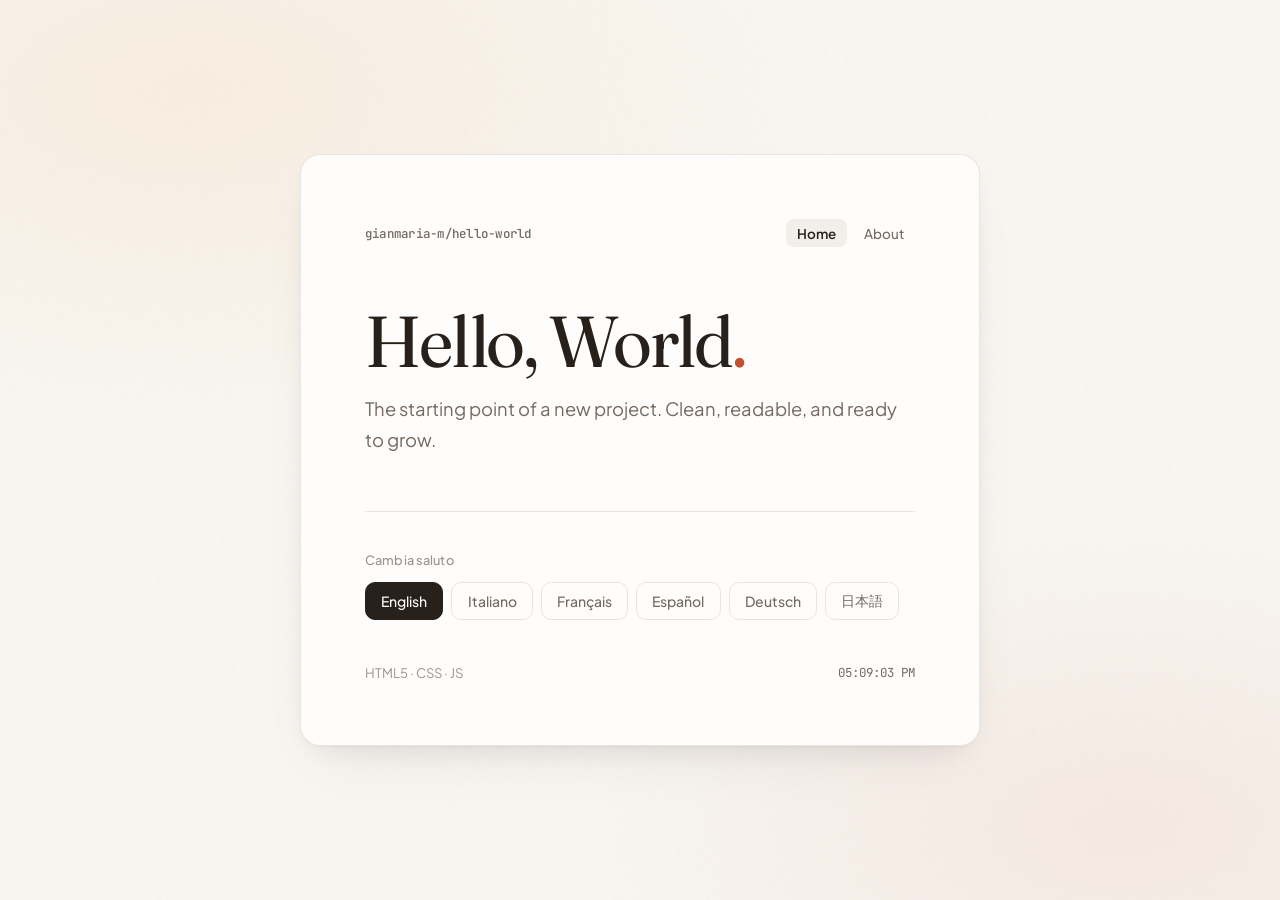
<file: index.html>
<!DOCTYPE html>
<html lang="it">
<head>
  <meta charset="UTF-8">
  <meta name="viewport" content="width=device-width, initial-scale=1.0">
  <title>Hello, World. — gianmaria-m/hello-world</title>
  <meta name="description" content="Una pagina Hello World essenziale, elegante e interattiva per il repository gianmaria-m/hello-world.">
  <link rel="preconnect" href="https://fonts.googleapis.com">
  <link rel="preconnect" href="https://fonts.gstatic.com" crossorigin>
  <link href="https://fonts.googleapis.com/css2?family=Fraunces:opsz,wght@9..144,400;9..144,600&family=JetBrains+Mono:wght@400;500&family=Plus+Jakarta+Sans:wght@400;500;600&display=swap" rel="stylesheet">
  <link rel="stylesheet" href="styles.css">
</head>
<body>
  <main class="page-frame" id="hello-card">
    <header class="header-meta">
      <a class="repo-label" href="index.html">gianmaria-m/hello-world</a>
      <nav class="site-nav" aria-label="Navigazione principale">
        <a class="nav-link" id="nav-home" href="index.html" aria-current="page">Home</a>
        <a class="nav-link" id="nav-about" href="about.html">About</a>
      </nav>
    </header>

    <section class="hero" id="hero-section" aria-live="polite">
      <h1 class="greeting-title" id="greeting-title">
        Hello, World<span class="punctuation">.</span>
      </h1>
      <p class="greeting-subtitle" id="greeting-subtitle">
        The starting point of a new project. Clean, readable, and ready to grow.
      </p>
    </section>

    <hr class="divider">

    <section class="controls-section" aria-label="Seleziona la lingua del saluto">
      <span class="controls-label">Cambia saluto</span>
      <div class="lang-list" role="group" aria-label="Lingue disponibili">
        <button type="button" class="lang-btn" id="btn-lang-en" data-lang="en" aria-pressed="true">English</button>
        <button type="button" class="lang-btn" id="btn-lang-it" data-lang="it" aria-pressed="false">Italiano</button>
        <button type="button" class="lang-btn" id="btn-lang-fr" data-lang="fr" aria-pressed="false">Français</button>
        <button type="button" class="lang-btn" id="btn-lang-es" data-lang="es" aria-pressed="false">Español</button>
        <button type="button" class="lang-btn" id="btn-lang-de" data-lang="de" aria-pressed="false">Deutsch</button>
        <button type="button" class="lang-btn" id="btn-lang-ja" data-lang="ja" aria-pressed="false">日本語</button>
      </div>
    </section>

    <footer class="page-footer">
      <span>HTML5 · CSS · JS</span>
      <time class="time-readout" id="local-clock" aria-label="Ora locale"></time>
    </footer>
  </main>

  <script>
    const GREETINGS = {
      en: {
        text: "Hello, World",
        punct: ".",
        subtitle: "The starting point of a new project. Clean, readable, and ready to grow."
      },
      it: {
        text: "Ciao, Mondo",
        punct: ".",
        subtitle: "Il punto di partenza di un nuovo progetto. Semplice, leggibile e pronto a crescere."
      },
      fr: {
        text: "Bonjour, le Monde",
        punct: ".",
        subtitle: "Le point de départ d’un nouveau projet. Simple, lisible et prêt à évoluer."
      },
      es: {
        text: "Hola, Mundo",
        punct: ".",
        subtitle: "El punto de partida de un nuevo proyecto. Limpio, claro y listo para crecer."
      },
      de: {
        text: "Hallo, Welt",
        punct: ".",
        subtitle: "Der Ausgangspunkt für ein neues Projekt. Klar, reduziert und bereit zu wachsen."
      },
      ja: {
        text: "こんにちは、世界",
        punct: "。",
        subtitle: "新しいプロジェクトの最初のページ。シンプルで心地よく、ここから広がります。"
      }
    };

    const heroSection = document.getElementById("hero-section");
    const titleEl = document.getElementById("greeting-title");
    const subtitleEl = document.getElementById("greeting-subtitle");
    const clockEl = document.getElementById("local-clock");
    const langButtons = document.querySelectorAll(".lang-btn");

    let switchTimer = null;

    function selectLanguage(langKey) {
      const entry = GREETINGS[langKey];
      if (!entry) return;

      langButtons.forEach((btn) => {
        btn.setAttribute("aria-pressed", String(btn.dataset.lang === langKey));
      });

      clearTimeout(switchTimer);
      heroSection.classList.add("is-switching");

      switchTimer = setTimeout(() => {
        titleEl.textContent = entry.text;
        const punctSpan = document.createElement("span");
        punctSpan.className = "punctuation";
        punctSpan.textContent = entry.punct;
        titleEl.appendChild(punctSpan);

        subtitleEl.textContent = entry.subtitle;
        heroSection.classList.remove("is-switching");
      }, 150);
    }

    langButtons.forEach((btn) => {
      btn.addEventListener("click", () => selectLanguage(btn.dataset.lang));
    });

    function updateClock() {
      const now = new Date();
      clockEl.dateTime = now.toISOString();
      clockEl.textContent = now.toLocaleTimeString([], {
        hour: "2-digit",
        minute: "2-digit",
        second: "2-digit"
      });
    }

    updateClock();
    setInterval(updateClock, 1000);
  </script>
</body>
</html>
</file>
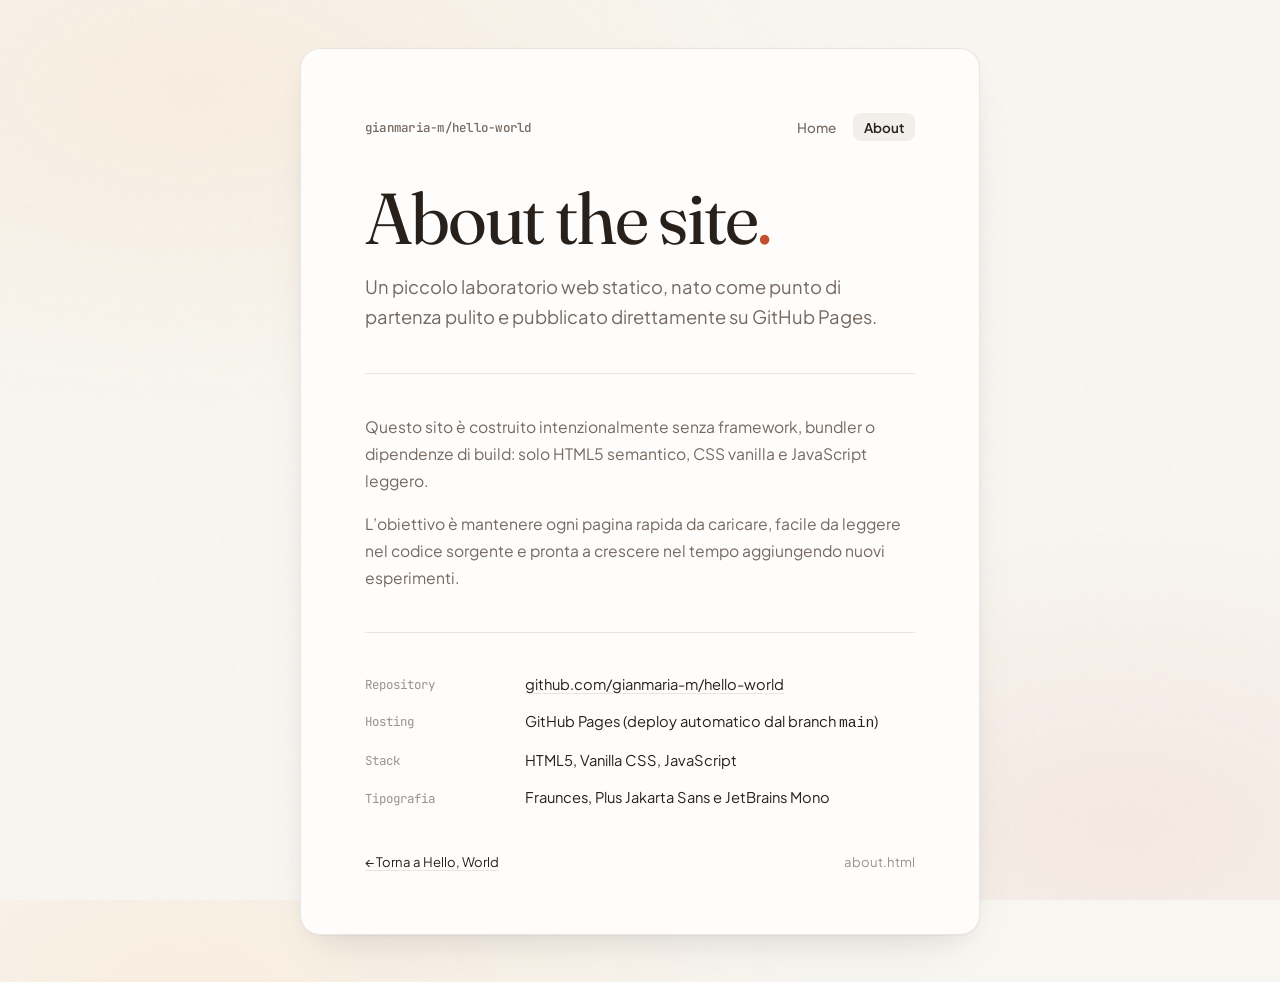
<file: about.html>
<!DOCTYPE html>
<html lang="it">
<head>
  <meta charset="UTF-8">
  <meta name="viewport" content="width=device-width, initial-scale=1.0">
  <title>About the site. — gianmaria-m/hello-world</title>
  <meta name="description" content="Informazioni sul sito gianmaria-m/hello-world: architettura essenziale, tecnologie utilizzate e pubblicazione su GitHub Pages.">
  <link rel="preconnect" href="https://fonts.googleapis.com">
  <link rel="preconnect" href="https://fonts.gstatic.com" crossorigin>
  <link href="https://fonts.googleapis.com/css2?family=Fraunces:opsz,wght@9..144,400;9..144,600&family=JetBrains+Mono:wght@400;500&family=Plus+Jakarta+Sans:wght@400;500;600&display=swap" rel="stylesheet">
  <link rel="stylesheet" href="styles.css">
</head>
<body>
  <main class="page-frame" id="about-card">
    <header class="header-meta">
      <a class="repo-label" href="index.html">gianmaria-m/hello-world</a>
      <nav class="site-nav" aria-label="Navigazione principale">
        <a class="nav-link" id="nav-home" href="index.html">Home</a>
        <a class="nav-link" id="nav-about" href="about.html" aria-current="page">About</a>
      </nav>
    </header>

    <section class="hero hero--compact">
      <h1 class="greeting-title">
        About the site<span class="punctuation">.</span>
      </h1>
      <p class="greeting-subtitle">
        Un piccolo laboratorio web statico, nato come punto di partenza pulito e pubblicato direttamente su GitHub Pages.
      </p>
    </section>

    <hr class="divider">

    <section class="about-prose" aria-label="Descrizione del progetto">
      <p>
        Questo sito è costruito intenzionalmente senza framework, bundler o dipendenze di build: solo HTML5 semantico, CSS vanilla e JavaScript leggero.
      </p>
      <p>
        L’obiettivo è mantenere ogni pagina rapida da caricare, facile da leggere nel codice sorgente e pronta a crescere nel tempo aggiungendo nuovi esperimenti.
      </p>
    </section>

    <hr class="divider">

    <section aria-label="Dettagli tecnici">
      <dl class="spec-list">
        <dt>Repository</dt>
        <dd>
          <a class="text-link" id="repo-github-link" href="https://github.com/gianmaria-m/hello-world" target="_blank" rel="noopener noreferrer">
            github.com/gianmaria-m/hello-world
          </a>
        </dd>

        <dt>Hosting</dt>
        <dd>GitHub Pages (deploy automatico dal branch <code>main</code>)</dd>

        <dt>Stack</dt>
        <dd>HTML5, Vanilla CSS, JavaScript</dd>

        <dt>Tipografia</dt>
        <dd>Fraunces, Plus Jakarta Sans e JetBrains Mono</dd>
      </dl>
    </section>

    <footer class="page-footer">
      <a class="text-link" id="back-home-link" href="index.html">← Torna a Hello, World</a>
      <span>about.html</span>
    </footer>
  </main>
</body>
</html>
</file>
<file: styles.css>
:root {
  --bg-canvas: hsl(38, 33%, 96%);
  --bg-surface: hsl(40, 45%, 99%);
  --bg-surface-subtle: hsl(36, 26%, 93%);
  --ink-primary: hsl(24, 18%, 13%);
  --ink-secondary: hsl(24, 9%, 42%);
  --ink-muted: hsl(24, 7%, 58%);
  --accent: hsl(14, 62%, 47%);
  --accent-soft: hsla(14, 62%, 47%, 0.1);
  --hairline: hsla(24, 18%, 13%, 0.1);
  --shadow-card:
    0 1px 2px hsla(24, 24%, 14%, 0.04),
    0 12px 32px -12px hsla(24, 24%, 14%, 0.1),
    0 28px 60px -24px hsla(24, 24%, 14%, 0.08);
  --radius-lg: 20px;
  --radius-sm: 10px;
  --font-display: "Fraunces", Georgia, "Times New Roman", serif;
  --font-sans: "Plus Jakarta Sans", -apple-system, BlinkMacSystemFont, "Segoe UI", sans-serif;
  --font-mono: "JetBrains Mono", ui-monospace, SFMono-Regular, Menlo, monospace;
  --ease-out: cubic-bezier(0.22, 1, 0.36, 1);
}

*, *::before, *::after {
  box-sizing: border-box;
  margin: 0;
  padding: 0;
}

html {
  height: 100%;
  -webkit-font-smoothing: antialiased;
  -moz-osx-font-smoothing: grayscale;
}

body {
  min-height: 100%;
  display: grid;
  place-items: center;
  padding: clamp(1.25rem, 4vw, 3rem);
  font-family: var(--font-sans);
  color: var(--ink-primary);
  background-color: var(--bg-canvas);
  background-image:
    radial-gradient(ellipse 80% 60% at 15% 10%, hsla(32, 70%, 91%, 0.7), transparent 60%),
    radial-gradient(ellipse 70% 55% at 88% 92%, hsla(14, 55%, 88%, 0.45), transparent 60%);
  position: relative;
  overflow-x: hidden;
}

/* Subtle paper grain for tactile warmth */
body::before {
  content: "";
  position: fixed;
  inset: 0;
  pointer-events: none;
  opacity: 0.35;
  background-image: url("data:image/svg+xml,%3Csvg viewBox='0 0 200 200' xmlns='http://www.w3.org/2000/svg'%3E%3Cfilter id='n'%3E%3CfeTurbulence type='fractalNoise' baseFrequency='0.85' numOctaves='3' stitchTiles='stitch'/%3E%3C/filter%3E%3Crect width='100%25' height='100%25' filter='url(%23n)' opacity='0.08'/%3E%3C/svg%3E");
}

.page-frame {
  position: relative;
  width: 100%;
  max-width: 680px;
  background: var(--bg-surface);
  border: 1px solid var(--hairline);
  border-radius: var(--radius-lg);
  box-shadow: var(--shadow-card);
  padding: clamp(2rem, 6vw, 4rem);
  display: flex;
  flex-direction: column;
  gap: clamp(1.75rem, 4vw, 2.5rem);
  animation: cardEnter 700ms var(--ease-out) both;
}

@keyframes cardEnter {
  from {
    opacity: 0;
    transform: translateY(14px);
  }
  to {
    opacity: 1;
    transform: translateY(0);
  }
}

.header-meta {
  display: flex;
  align-items: center;
  justify-content: space-between;
  gap: 1rem;
  flex-wrap: wrap;
  font-family: var(--font-mono);
  font-size: 0.78rem;
  letter-spacing: 0.02em;
  color: var(--ink-muted);
}

.repo-label {
  color: var(--ink-secondary);
  font-weight: 500;
  text-decoration: none;
  transition: color 180ms var(--ease-out);
}

.repo-label:hover {
  color: var(--ink-primary);
}

.site-nav {
  display: flex;
  align-items: center;
  gap: 0.35rem;
}

.nav-link {
  font-family: var(--font-sans);
  font-size: 0.84rem;
  font-weight: 500;
  letter-spacing: 0;
  color: var(--ink-secondary);
  text-decoration: none;
  padding: 0.35rem 0.7rem;
  border-radius: 8px;
  transition:
    background-color 180ms var(--ease-out),
    color 180ms var(--ease-out);
}

.nav-link:hover {
  background: var(--bg-surface-subtle);
  color: var(--ink-primary);
}

.nav-link[aria-current="page"] {
  background: var(--bg-surface-subtle);
  color: var(--ink-primary);
  font-weight: 600;
}

.nav-link:focus-visible,
.text-link:focus-visible,
.lang-btn:focus-visible {
  outline: 2px solid var(--accent);
  outline-offset: 2px;
}

.hero {
  display: flex;
  flex-direction: column;
  gap: 1rem;
  min-height: 11.5rem;
  justify-content: center;
}

.hero--compact {
  min-height: auto;
}

.greeting-title {
  font-family: var(--font-display);
  font-size: clamp(2.5rem, 7.5vw, 4.5rem);
  font-weight: 400;
  line-height: 1.04;
  letter-spacing: -0.03em;
  color: var(--ink-primary);
  transition: opacity 220ms var(--ease-out), transform 260ms var(--ease-out);
}

.greeting-title .punctuation {
  color: var(--accent);
}

.greeting-subtitle {
  font-size: clamp(1rem, 2.2vw, 1.15rem);
  line-height: 1.65;
  color: var(--ink-secondary);
  max-width: 48ch;
  transition: opacity 220ms var(--ease-out), transform 260ms var(--ease-out);
}

.is-switching .greeting-title,
.is-switching .greeting-subtitle {
  opacity: 0;
  transform: translateY(6px);
}

.divider {
  height: 1px;
  width: 100%;
  background: var(--hairline);
  border: 0;
}

.controls-section {
  display: flex;
  flex-direction: column;
  gap: 0.85rem;
}

.controls-label {
  font-size: 0.8rem;
  font-weight: 500;
  color: var(--ink-muted);
  letter-spacing: 0.01em;
}

.lang-list {
  display: flex;
  flex-wrap: wrap;
  gap: 0.5rem;
}

.lang-btn {
  appearance: none;
  border: 1px solid var(--hairline);
  background: transparent;
  color: var(--ink-secondary);
  font-family: var(--font-sans);
  font-size: 0.875rem;
  font-weight: 500;
  padding: 0.5rem 0.95rem;
  border-radius: var(--radius-sm);
  cursor: pointer;
  transition:
    background-color 180ms var(--ease-out),
    color 180ms var(--ease-out),
    border-color 180ms var(--ease-out),
    transform 140ms var(--ease-out);
}

.lang-btn:hover {
  background: var(--bg-surface-subtle);
  color: var(--ink-primary);
}

.lang-btn:active {
  transform: scale(0.97);
}

.lang-btn[aria-pressed="true"] {
  background: var(--ink-primary);
  color: var(--bg-surface);
  border-color: var(--ink-primary);
}

/* About page editorial sections */
.about-prose {
  display: flex;
  flex-direction: column;
  gap: 1rem;
  font-size: 0.98rem;
  line-height: 1.72;
  color: var(--ink-secondary);
}

.about-prose p {
  max-width: 56ch;
}

.spec-list {
  display: grid;
  grid-template-columns: minmax(110px, 140px) 1fr;
  row-gap: 0.9rem;
  column-gap: 1.25rem;
  font-size: 0.92rem;
  line-height: 1.55;
}

.spec-list dt {
  font-family: var(--font-mono);
  font-size: 0.78rem;
  color: var(--ink-muted);
  padding-top: 0.15rem;
}

.spec-list dd {
  color: var(--ink-primary);
}

.text-link {
  color: var(--ink-primary);
  text-decoration: underline;
  text-decoration-color: var(--hairline);
  text-underline-offset: 3px;
  transition:
    color 180ms var(--ease-out),
    text-decoration-color 180ms var(--ease-out);
}

.text-link:hover {
  color: var(--accent);
  text-decoration-color: var(--accent);
}

.page-footer {
  display: flex;
  align-items: center;
  justify-content: space-between;
  gap: 1rem;
  flex-wrap: wrap;
  padding-top: 0.25rem;
  font-size: 0.82rem;
  color: var(--ink-muted);
}

.time-readout {
  font-family: var(--font-mono);
  font-size: 0.78rem;
  color: var(--ink-secondary);
}

@media (max-width: 520px) {
  .hero {
    min-height: 9.5rem;
  }

  .hero--compact {
    min-height: auto;
  }

  .lang-btn {
    flex: 1 1 auto;
    text-align: center;
  }

  .spec-list {
    grid-template-columns: 1fr;
    row-gap: 0.35rem;
  }

  .spec-list dd {
    margin-bottom: 0.65rem;
  }
}

@media (prefers-reduced-motion: reduce) {
  .page-frame,
  .greeting-title,
  .greeting-subtitle,
  .lang-btn,
  .nav-link,
  .text-link {
    animation: none;
    transition: none;
  }
}
</file>
